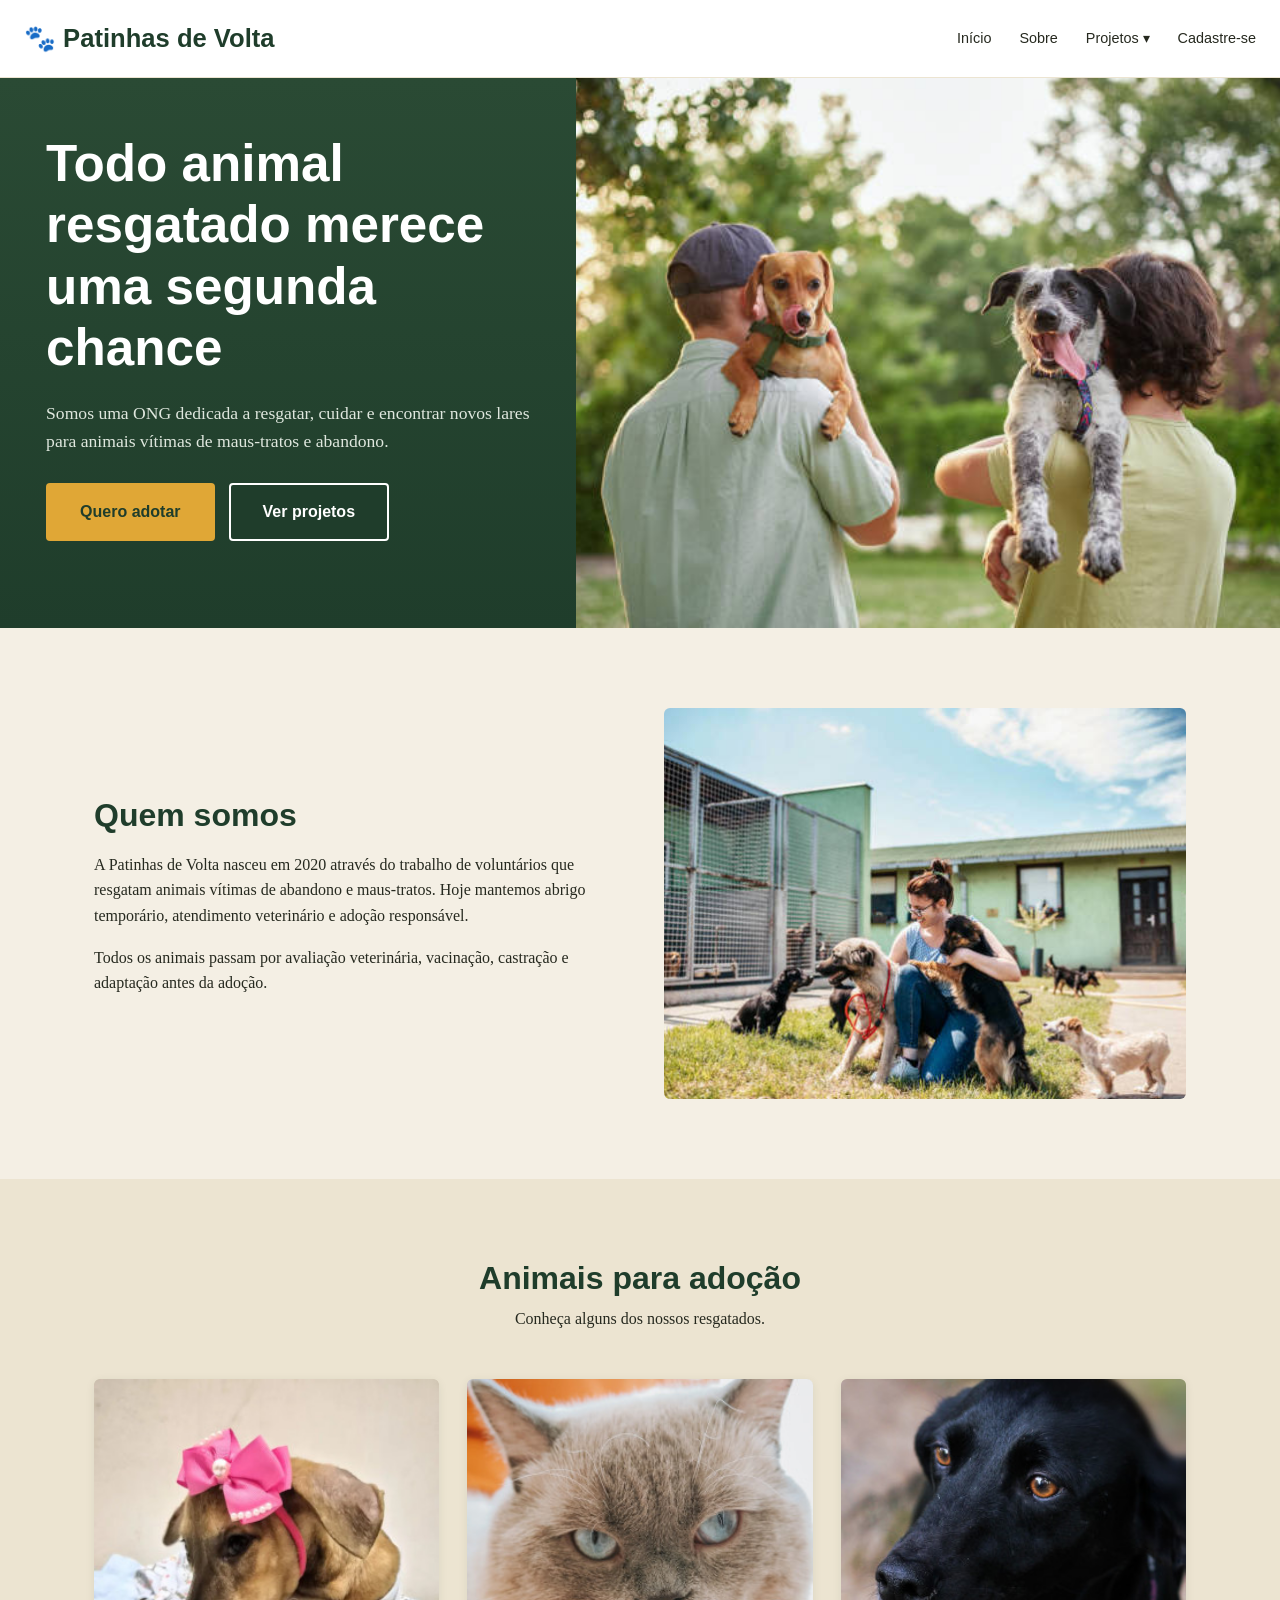
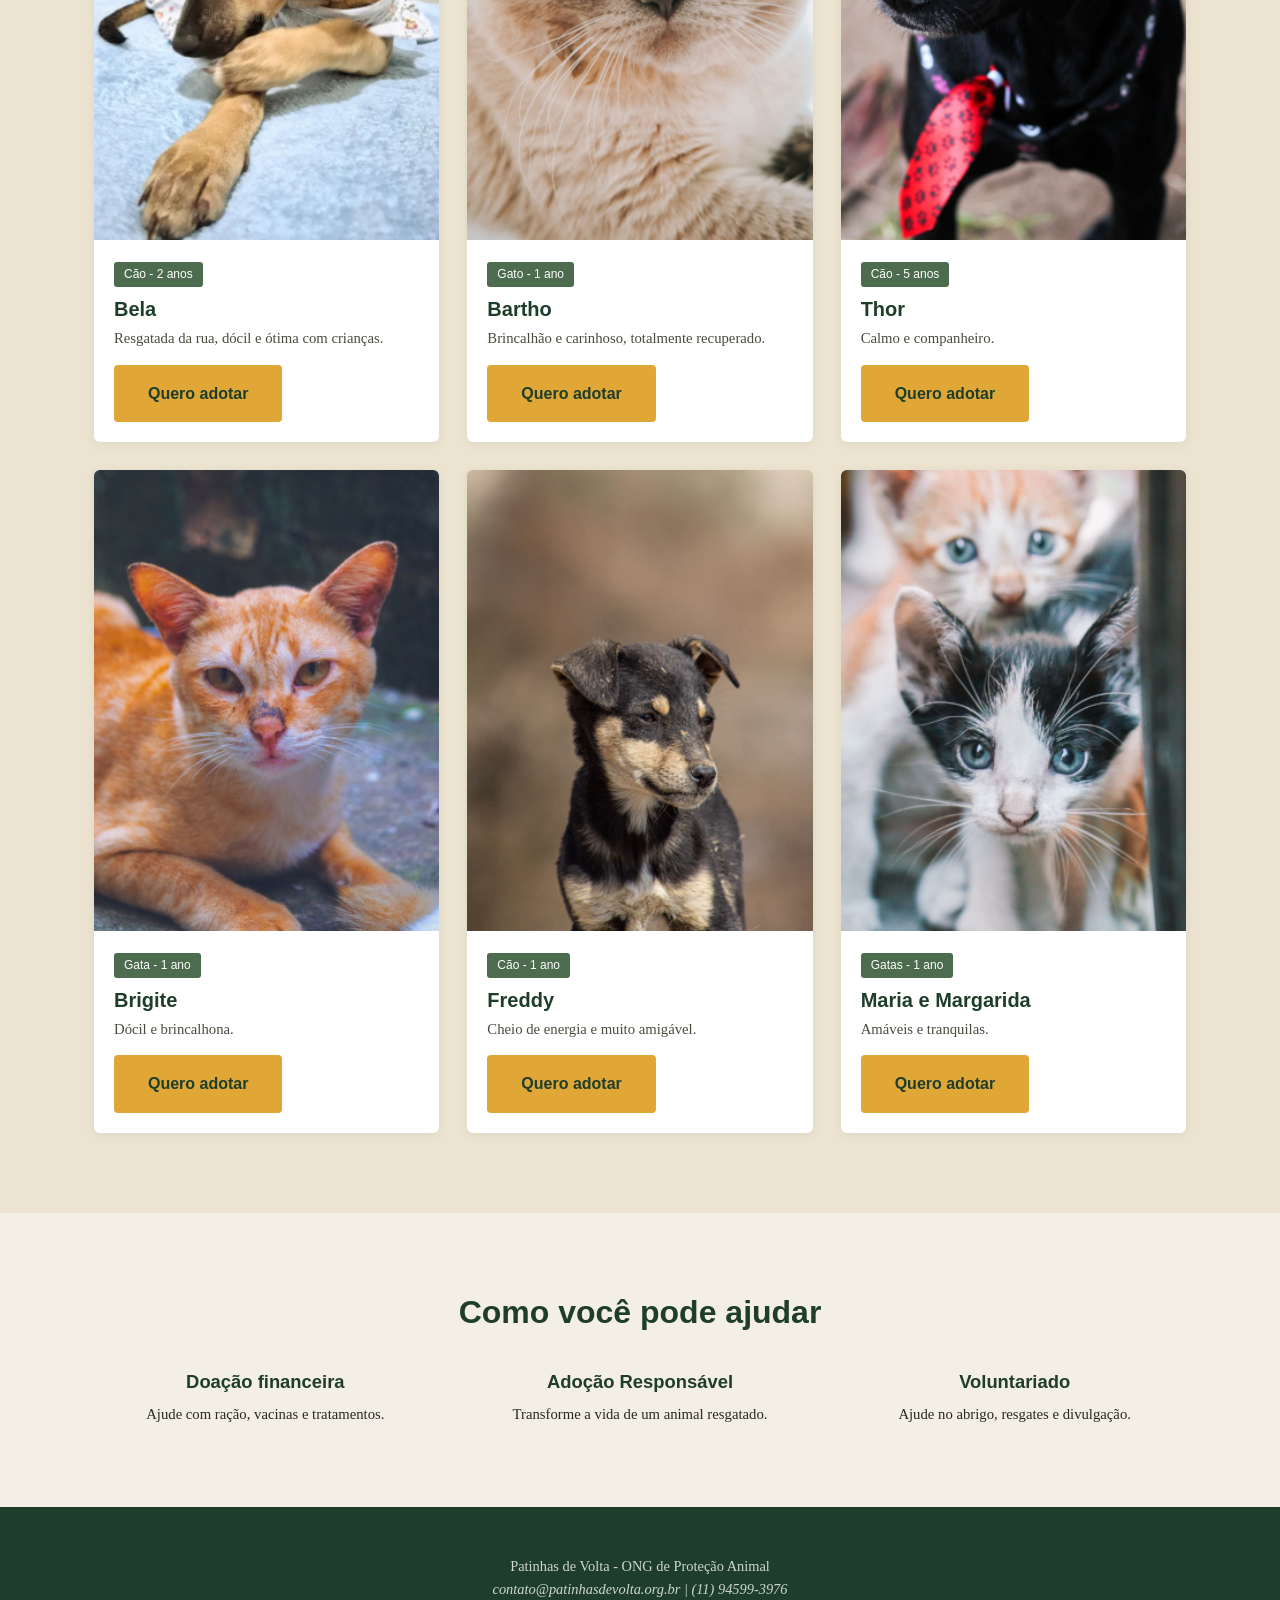
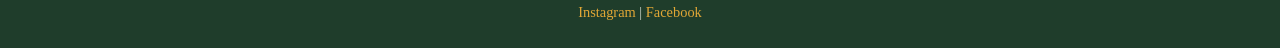
<file: index.html>
<!DOCTYPE html>
<html lang="pt-BR">
<head>
  <meta charset="UTF-8">
  <meta http-equiv="refresh" content="0; url=./html/index.html">
  <title>Patinhas de Volta</title>
</head>
<body>
  <p>Redirecionando para o site...</p>
</body>
</html>
</file>
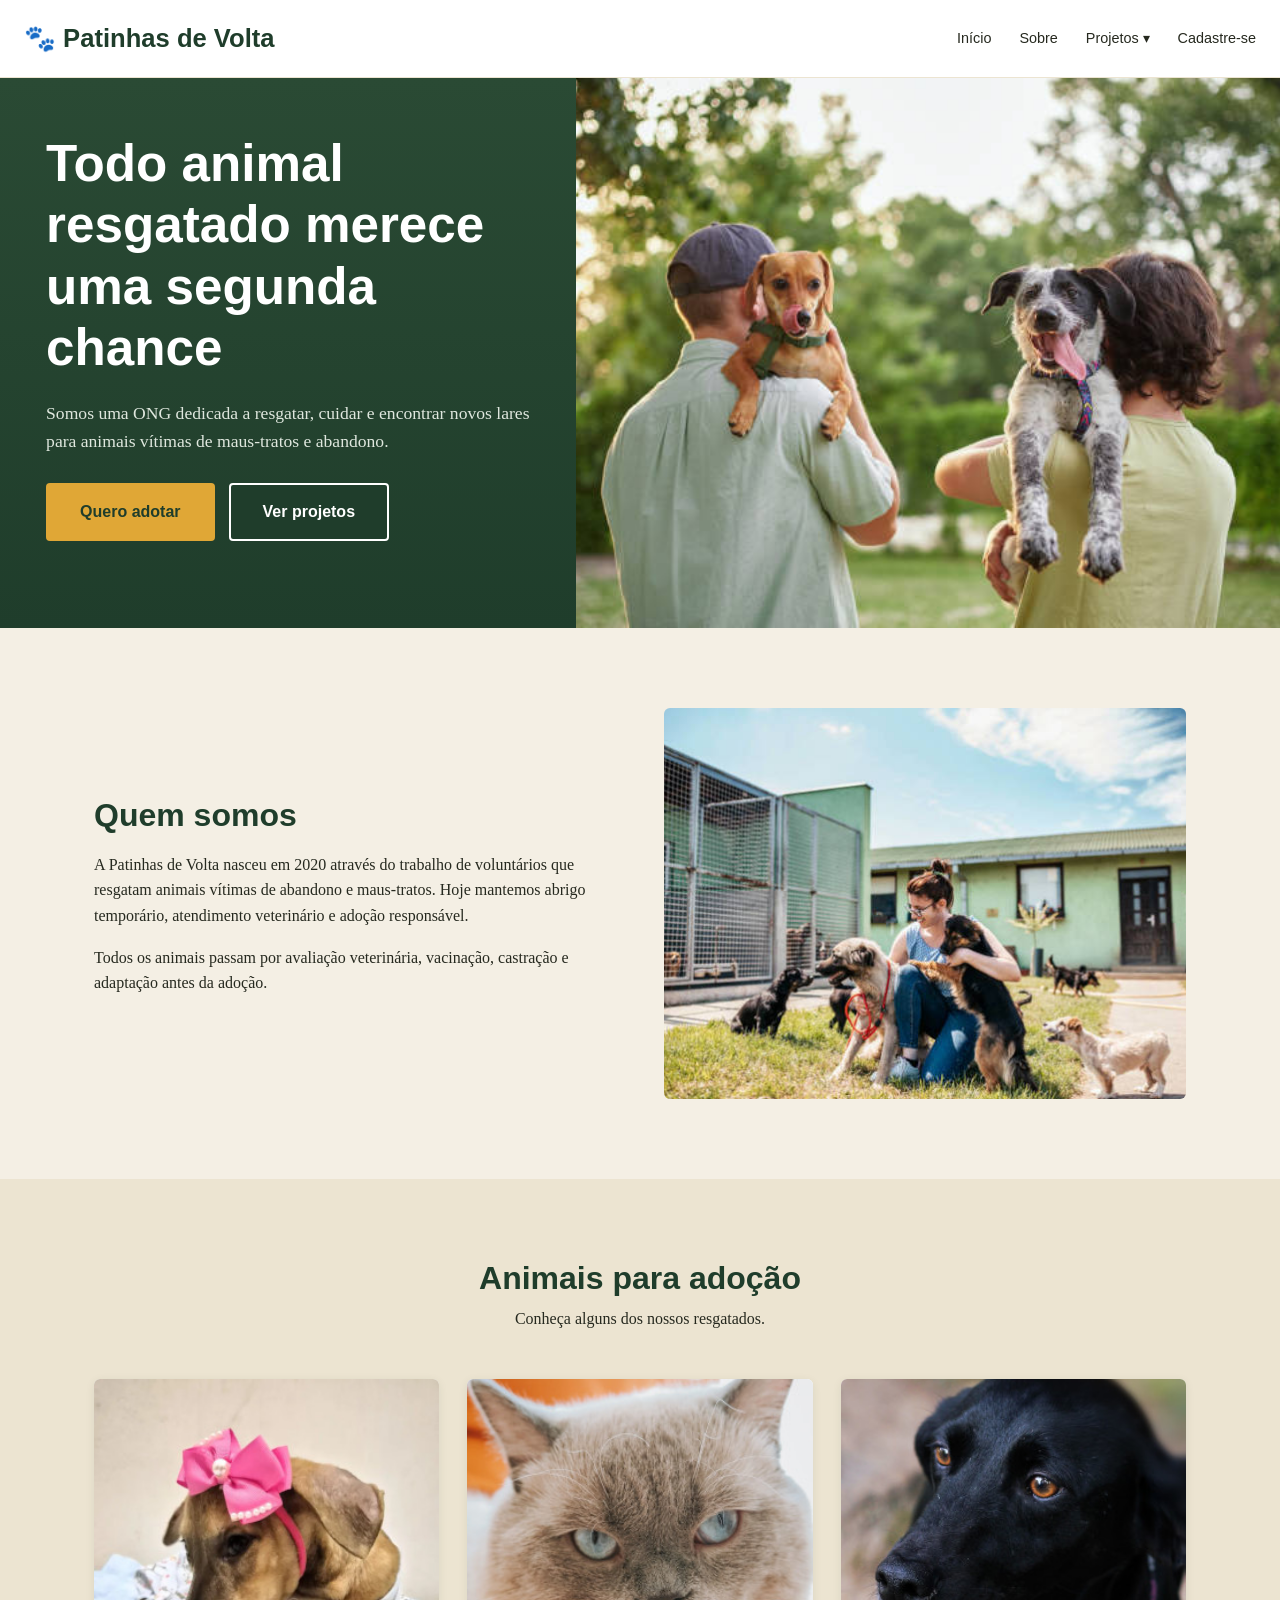
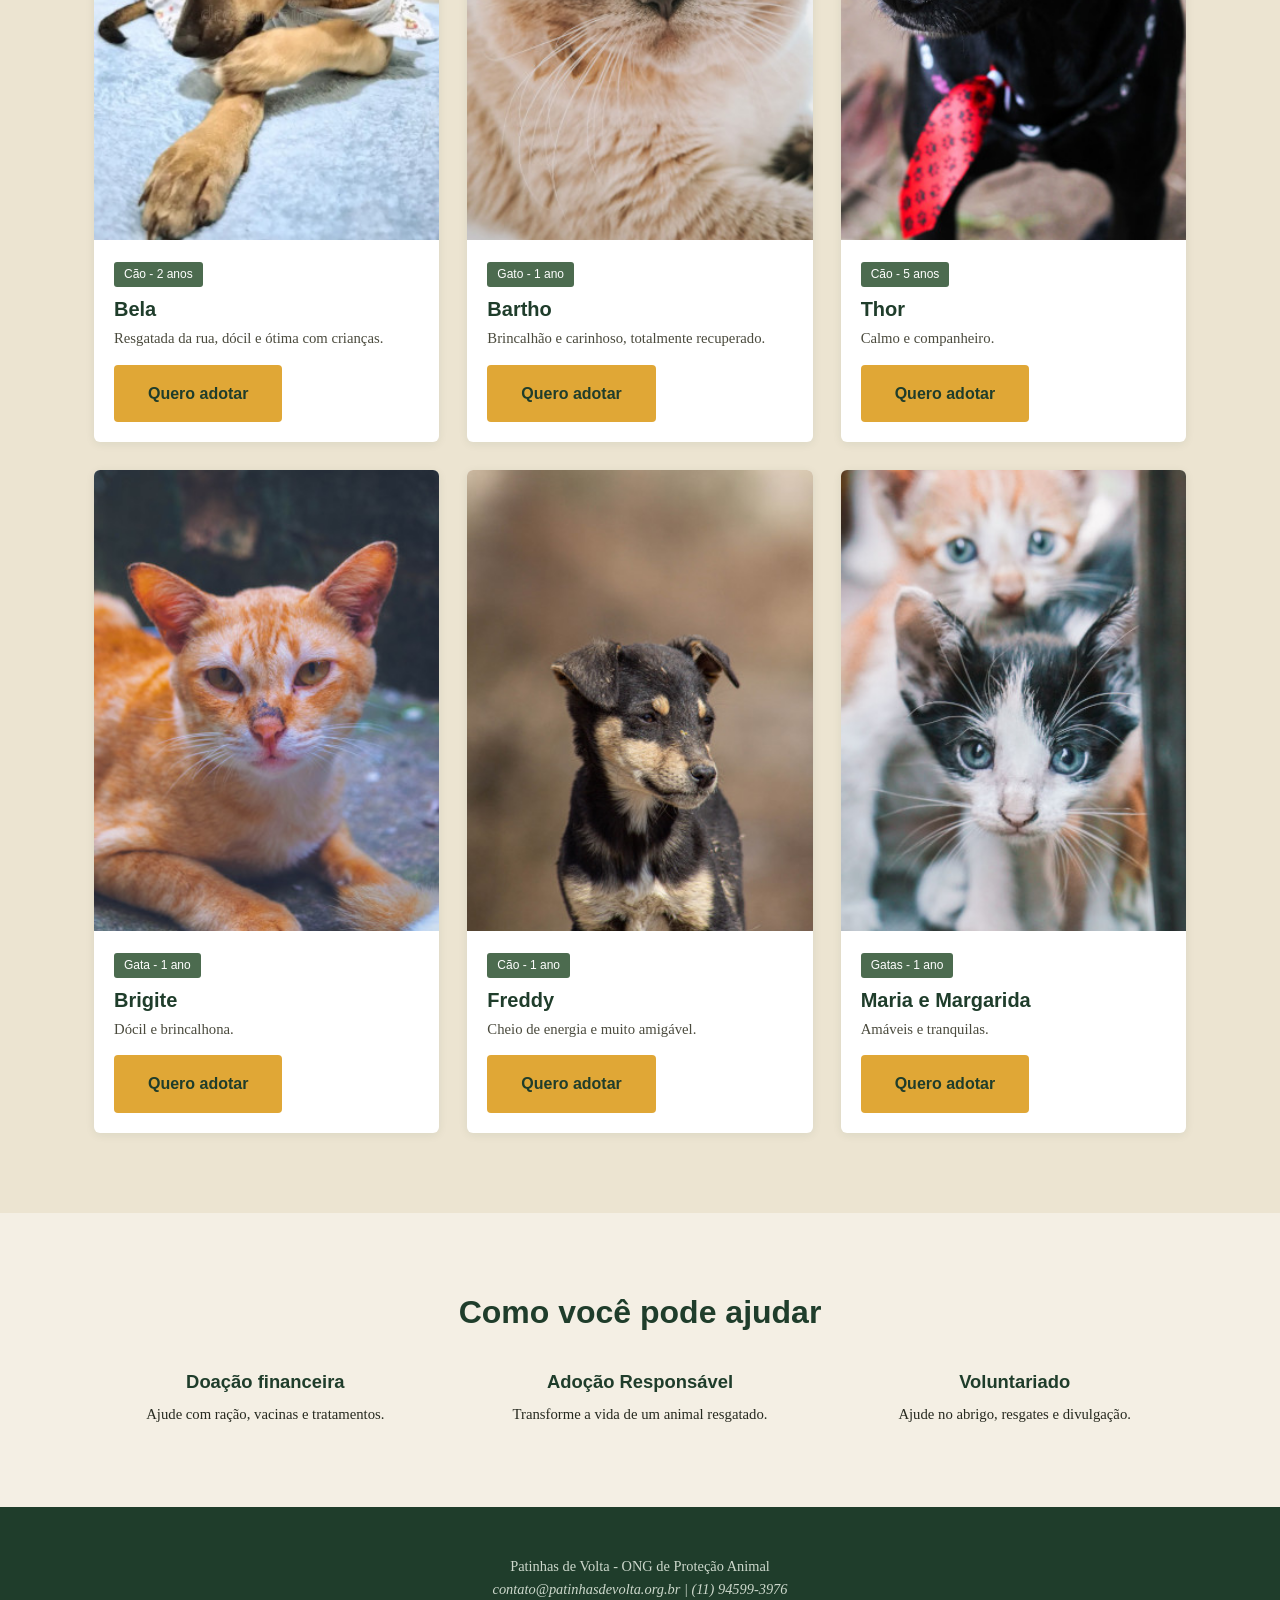
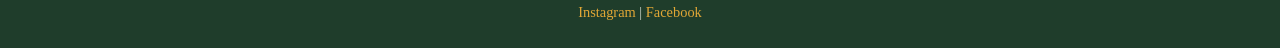
<file: html/index.html>
<!DOCTYPE html>
<html lang="pt-br">
<head>
<meta charset="UTF-8">
<meta name="viewport" content="width=device-width, initial-scale=1.0">
<title>Patinhas de Volta - ONG de Proteção Animal</title>
<link rel="stylesheet" href="../css/style.css">
</head>

<body>

<header>
<div class="header-inner">
  <p class="logo">🐾 Patinhas de Volta</p>
  
  <input type="checkbox" id="menu-toggle" class="menu-toggle">
  <label for="menu-toggle" class="menu-icon" aria-label="Abrir Menu">☰</label>

  <nav>
    <ul>
      <li><a href="#inicio" class="nav-link">Início</a></li>
      <li><a href="#sobre" class="nav-link">Sobre</a></li>
      
      <li class="dropdown">
        <a href="#projetos" class="nav-link">Projetos ▾</a>
        <ul class="submenu">
          <li><a href="#projetos-doacao" class="nav-link">Doações</a></li>
          <li><a href="#projetos-voluntariado" class="nav-link">Voluntariado</a></li>
        </ul>
      </li>

      <li><a href="#cadastro" class="nav-link">Cadastre-se</a></li>
    </ul>
  </nav>
</div>
</header>

<main id="app-content">
  <!-- Conteúdo carregado via JS -->
</main>

<div id="toast" class="toast" style="display: none;">
  <span id="toast-message"></span>
</div>

<footer id="contato">
<div class="container">
  <p>Patinhas de Volta - ONG de Proteção Animal</p>
  <address>contato@patinhasdevolta.org.br | (11) 94599-3976</address>
  <p><a href="#">Instagram</a> | <a href="#">Facebook</a></p>
</div>
</footer>

<script src="../js/app.js"></script>

</body>
</html>
</file>
<file: css/style.css>
/* =========================================================
   DESIGN SYSTEM / TOKENS DE DESIGN
========================================================= */
:root {
  /* 1. PALETA DE CORES (8 cores distintas) */
  --verde-mata: #1f3d2b;       /* Primária Dark */
  --verde-musgo: #4c6b4f;      /* Primária Light / Tags */
  --amarelo-sol: #e0a736;      /* Secundária / Accent / CTA */
  --areia: #f4efe4;            /* Neutra / Fundo Principal */
  --areia-escura: #ece4d1;     /* Neutra / Seções Alternadas */
  --texto: #26291f;            /* Neutra / Texto Principal */
  --branco: #ffffff;           /* Neutra / Cartões e Header */
  --borda-suave: #cfc6ac;      /* Neutra / Bordas de Input e Divisores */

  /* Cores de Feedback / Interatividade */
  --sucesso: #2e7d32;          /* Verde de Validação / Sucesso */
  --erro: #b23a3a;             /* Vermelho de Alerta / Erro */
  --info: #0288d1;             /* Azul Informativo */

  /* 2. ESCALA TIPOGRÁFICA (5+ patamares hierárquicos) */
  --fonte-titulo: 'Trebuchet MS', 'Segoe UI', sans-serif;
  --fonte-corpo: 'Georgia', 'Times New Roman', serif;

  --f-xs: 0.75rem;    /* 12px - Tags e Dicas pequenas */
  --f-sm: 0.90rem;    /* 14.4px - Rótulos de Formulário e Menu */
  --f-base: 1.00rem;  /* 16px - Corpo de Texto Principal */
  --f-lg: 1.25rem;    /* 20px - Títulos de Cartões (H3) */
  --f-xl: 2.00rem;    /* 32px - Títulos de Seções (H2) */
  --f-2xl: 2.80rem;   /* ~45px - Título Principal da Hero (H1) */

  /* 3. ESPAÇAMENTOS MODULARES (Escala estrita base 8px) */
  --space-1: 8px;
  --space-2: 16px;
  --space-3: 24px;
  --space-4: 32px;
  --space-5: 48px;
  --space-6: 64px;
  --space-7: 80px;
}

/* =========================================================
   RESETS E BASE
========================================================= */
* {
  margin: 0;
  padding: 0;
  box-sizing: border-box;
}

body {
  font-family: var(--fonte-corpo);
  font-size: var(--f-base);
  color: var(--texto);
  background-color: var(--areia);
  line-height: 1.6;
}

h1, h2, h3 {
  font-family: var(--fonte-titulo);
  color: var(--verde-mata);
  line-height: 1.2;
}

h1 { font-size: var(--f-2xl); }
h2 { font-size: var(--f-xl); }
h3 { font-size: var(--f-lg); }

a {
  color: inherit;
  text-decoration: none;
}

img {
  max-width: 100%;
  display: block;
}

.container {
  max-width: 1100px;
  margin: 0 auto;
  padding: 0 var(--space-3);
}

/* =========================================================
   SISTEMA DE GRID DE 12 COLUNAS MACRO
========================================================= */
.grid-12 {
  display: grid;
  grid-template-columns: repeat(12, 1fr);
  gap: var(--space-4);
}

.col-12 { grid-column: span 12; }
.col-6  { grid-column: span 6; }
.col-4  { grid-column: span 4; }
.col-3  { grid-column: span 3; }

/* =========================================================
   COMPONENTES DE FEEDBACK VISUAL (BADGES, ALERTAS E TOASTS)
========================================================= */
.badge {
  display: inline-block;
  padding: 4px 10px;
  border-radius: 12px;
  font-size: var(--f-xs);
  font-family: var(--fonte-titulo);
  font-weight: bold;
  color: var(--branco);
}

.badge-sucesso { background-color: var(--sucesso); }
.badge-alerta  { background-color: var(--amarelo-sol); color: var(--verde-mata); }
.badge-info    { background-color: var(--info); }

.alerta {
  padding: 14px var(--space-3);
  border-radius: 6px;
  font-size: var(--f-sm);
  font-family: var(--fonte-titulo);
  border-left: 4px solid transparent;
  margin-bottom: var(--space-2);
}

.alerta-sucesso {
  background-color: #e8f5e9;
  color: var(--sucesso);
  border-left-color: var(--sucesso);
}

.alerta-erro {
  background-color: #ffebee;
  color: var(--erro);
  border-left-color: var(--erro);
}

.toast {
  position: fixed;
  bottom: var(--space-3);
  right: var(--space-3);
  padding: 14px 20px;
  border-radius: 6px;
  font-family: var(--fonte-titulo);
  font-size: var(--f-sm);
  color: var(--branco);
  box-shadow: 0 4px 12px rgba(0, 0, 0, 0.15);
  z-index: 300;
  background-color: var(--verde-mata);
  border-left: 4px solid var(--amarelo-sol);
}

/* =========================================================
   CABEÇALHO E NAVEGAÇÃO RESPONSIVA
========================================================= */
body > header {
  background-color: var(--branco);
  border-bottom: 1px solid var(--areia-escura);
  position: sticky;
  top: 0;
  z-index: 100;
}

.header-inner {
  display: flex;
  align-items: center;
  justify-content: space-between;
  padding: 18px var(--space-3);
  position: relative;
}

.logo {
  font-family: var(--fonte-titulo);
  font-size: 1.6rem;
  font-weight: bold;
  color: var(--verde-mata);
}

.menu-toggle,
.menu-icon {
  display: none;
}

nav ul {
  display: flex;
  gap: 28px;
  list-style: none;
}

nav a {
  font-family: var(--fonte-titulo);
  font-size: var(--f-sm);
  display: block;
  padding: 8px 0;
  transition: color 0.2s ease;
}

nav a:hover,
nav a:focus {
  color: var(--verde-musgo);
  outline: none;
}

/* SUBMENU DROPDOWN */
.dropdown {
  position: relative;
}

.submenu {
  display: none;
  position: absolute;
  top: 100%;
  left: 0;
  background-color: var(--branco);
  border: 1px solid var(--areia-escura);
  box-shadow: 0 4px 12px rgba(0, 0, 0, 0.1);
  border-radius: 4px;
  min-width: 160px;
  flex-direction: column;
  gap: 0;
  z-index: 200;
}

.submenu li a {
  padding: 10px 16px;
  color: var(--texto);
}

.submenu li a:hover,
.submenu li a:focus {
  background-color: var(--areia);
  color: var(--verde-mata);
}

.dropdown:hover .submenu,
.dropdown:focus-within .submenu {
  display: flex;
}

/* =========================================================
   HERO — TEXTO À ESQUERDA + IMAGEM À DIREITA
========================================================= */
.hero {
  background: linear-gradient(180deg, #2a4a34 0%, var(--verde-mata) 100%);
  color: var(--branco);
  padding: 0;
}

.hero > .container {
  max-width: none;
  width: 100%;
  padding: 0;
  margin: 0;
}

.hero-conteudo {
  display: grid;
  grid-template-columns: 45% 55%;
  width: 100%;
  max-width: none;
  margin: 0;
  padding: 0;
  align-items: stretch;
}

.hero-texto {
  text-align: left;
  padding: 55px 45px 55px 8%;
}

.hero h1 {
  color: var(--branco);
  font-size: clamp(var(--f-xl), 5vw, 3.2rem);
  max-width: 600px;
  margin: 0 0 20px;
}

.hero p {
  max-width: 560px;
  margin: 0 0 28px;
  font-size: 1.1rem;
  color: #dfe7de;
}

.hero-imagem {
  width: 100%;
  height: 550px;
  margin: 0;
  overflow: hidden;
  border-radius: 0;
}

.hero-imagem img {
  width: 100%;
  height: 100%;
  object-fit: cover;
  display: block;
}

/* =========================================================
   BOTÕES E ESTADOS INTERATIVOS (PSEUDO-CLASSES)
========================================================= */
.btn {
  display: inline-block;
  background-color: var(--amarelo-sol);
  color: var(--verde-mata);
  font-family: var(--fonte-titulo);
  font-weight: bold;
  padding: 14px var(--space-4);
  border-radius: 4px;
  border: 2px solid transparent;
  transition: all 0.2s ease-in-out;
  width: auto;
  margin: 0;
  vertical-align: middle;
  cursor: pointer;
  text-align: center;
}

.btn:hover {
  background-color: #c89228;
  transform: translateY(-2px);
  box-shadow: 0 4px 12px rgba(0, 0, 0, 0.15);
}

.btn:focus {
  outline: none;
  border-color: var(--verde-mata);
  box-shadow: 0 0 0 3px rgba(224, 167, 54, 0.5);
}

.btn:active {
  transform: translateY(0);
  box-shadow: 0 2px 4px rgba(0, 0, 0, 0.1);
}

.btn:disabled {
  background-color: #d1cbbd;
  color: #7a7a63;
  cursor: not-allowed;
  transform: none;
  box-shadow: none;
  border-color: transparent;
}

.btn-secundario {
  background-color: var(--verde-mata);
  color: var(--branco);
  border: 2px solid var(--branco);
  margin-left: 10px;
}

.btn-secundario:hover {
  background-color: var(--verde-musgo);
  color: var(--branco);
}

.btn-secundario:focus {
  box-shadow: 0 0 0 3px rgba(255, 255, 255, 0.5);
}

/* =========================================================
   SEÇÃO "SOBRE"
========================================================= */
.sobre {
  padding: var(--space-7) 0;
}

.sobre-grid {
  display: grid;
  grid-template-columns: 1fr 1fr;
  gap: var(--space-5);
  align-items: center;
}

.sobre h2 {
  font-size: var(--f-xl);
  margin-bottom: 18px;
}

.sobre p {
  margin-bottom: var(--space-2);
}

.sobre-imagem {
  background-color: #d8cdb0;
  border-radius: 6px;
  aspect-ratio: 4 / 3;
  overflow: hidden;
}

.sobre-imagem img {
  width: 100%;
  height: 100%;
  object-fit: cover;
}

/* =========================================================
   SEÇÃO "ANIMAIS PARA ADOÇÃO"
========================================================= */
.animais {
  padding: var(--space-7) 0;
  background-color: var(--areia-escura);
}

.animais h2 {
  font-size: var(--f-xl);
  text-align: center;
  margin-bottom: var(--space-1);
}

.animais > .container > p {
  text-align: center;
  max-width: 500px;
  margin: 0 auto var(--space-5);
}

.cards {
  display: grid;
  grid-template-columns: repeat(3, 1fr);
  gap: 28px;
}

.card {
  background-color: var(--branco);
  border-radius: 6px;
  overflow: hidden;
  box-shadow: 0 2px 10px rgba(31, 61, 43, 0.08);
  transition: transform 0.2s ease, box-shadow 0.2s ease;
}

.card:hover {
  transform: translateY(-4px);
  box-shadow: 0 6px 16px rgba(31, 61, 43, 0.15);
}

.card-imagem {
  background-color: #d8cdb0;
  aspect-ratio: 3 / 4;
  overflow: hidden;
}

.card-imagem img {
  width: 100%;
  height: 100%;
  object-fit: cover;
}

.card-corpo {
  padding: 20px;
}

.card-corpo h3 {
  font-size: var(--f-lg);
  margin-bottom: 6px;
}

.card-corpo p {
  font-size: 0.92rem;
  color: #4a4a3d;
  margin-bottom: 14px;
}

.tag {
  display: inline-block;
  background-color: var(--verde-musgo);
  color: var(--branco);
  font-size: var(--f-xs);
  font-family: var(--fonte-titulo);
  padding: 3px 10px;
  border-radius: 3px;
  margin-bottom: 10px;
}

/* =========================================================
   SEÇÃO "COMO AJUDAR"
========================================================= */
.ajudar {
  padding: var(--space-7) 0;
  text-align: center;
}

.ajudar h2 {
  font-size: var(--f-xl);
  margin-bottom: 40px;
}

.formas-ajuda {
  display: grid;
  grid-template-columns: repeat(3, 1fr);
  gap: var(--space-4);
}

.forma-ajuda h3 {
  font-size: 1.15rem;
  margin-bottom: 10px;
}

.forma-ajuda p {
  font-size: 0.92rem;
}

/* =========================================================
   RODAPÉ
========================================================= */
footer {
  background-color: var(--verde-mata);
  color: #cdd8cc;
  padding: var(--space-5) 0 var(--space-3);
  font-size: var(--f-sm);
  text-align: center;
}

footer a {
  color: var(--amarelo-sol);
  transition: color 0.2s ease;
}

footer a:hover,
footer a:focus {
  color: var(--branco);
  text-decoration: underline;
}

/* =========================================================
   PÁGINA "PROJETOS"
========================================================= */
.projetos-intro {
  padding: var(--space-6) 0 20px;
  text-align: center;
}

.projetos-intro h1 {
  font-size: clamp(1.8rem, 4vw, 2.6rem);
  margin-bottom: var(--space-2);
}

.projetos-intro p {
  max-width: 600px;
  margin: 0 auto;
}

.indice-projetos {
  display: flex;
  justify-content: center;
  gap: var(--space-2);
  margin-top: 28px;
}

.bloco-tematico {
  padding: var(--space-6) 0;
}

.bloco-tematico h2 {
  font-size: 1.8rem;
  margin-bottom: var(--space-1);
}

.bloco-alternado {
  background-color: var(--areia-escura);
  padding-bottom: 100px;
}

.lista-projetos {
  margin-top: var(--space-4);
  display: grid;
  grid-template-columns: repeat(3, 1fr);
  gap: 28px;
}

.projeto-card {
  background-color: var(--branco);
  border-radius: 6px;
  padding: 28px;
  box-shadow: 0 2px 10px rgba(31, 61, 43, 0.08);
}

.projeto-card h3 {
  font-size: var(--f-lg);
  margin-bottom: 10px;
}

.projeto-card p {
  font-size: 0.92rem;
  color: #4a4a3d;
}

/* =========================================================
   PÁGINA "CADASTRO" — FORMULÁRIO E VALIDAÇÃO VISUAL
========================================================= */
.cadastro {
  padding: var(--space-6) 0 120px;
}

.cadastro-intro {
  text-align: center;
  margin-bottom: 40px;
}

.cadastro-intro h1 {
  font-size: clamp(1.8rem, 4vw, 2.6rem);
  margin-bottom: 12px;
}

form {
  max-width: 560px;
  width: 100%;
  margin: 0 auto;
  background-color: var(--branco);
  padding: 40px;
  border-radius: 8px;
  box-shadow: 0 2px 10px rgba(31, 61, 43, 0.08);
}

.campo {
  margin-bottom: 22px;
  display: flex;
  flex-direction: column;
}

.campo label {
  font-family: var(--fonte-titulo);
  font-size: var(--f-sm);
  font-weight: bold;
  margin-bottom: 6px;
  color: var(--verde-mata);
}

.campo input {
  font-family: var(--fonte-corpo);
  font-size: var(--f-base);
  padding: 12px 14px;
  border: 2px solid var(--borda-suave);
  border-radius: 4px;
  background-color: var(--areia);
  color: var(--texto);
  transition: border-color 0.2s ease, box-shadow 0.2s ease;
}

.campo input:focus {
  outline: none;
  border-color: var(--verde-musgo);
  box-shadow: 0 0 0 3px rgba(76, 107, 79, 0.2);
}

.campo input:not(:placeholder-shown):valid {
  border-color: var(--sucesso);
  background-color: #f1f8f2;
}

.campo input:not(:placeholder-shown):invalid {
  border-color: var(--erro);
  background-color: #fdf2f2;
}

.campo small {
  font-size: var(--f-xs);
  color: #7a7a63;
  margin-top: 4px;
}

.campo-checkboxes {
  margin-bottom: 26px;
  border: none;
}

.campo-checkboxes legend {
  font-family: var(--fonte-titulo);
  font-size: var(--f-sm);
  font-weight: bold;
  margin-bottom: 10px;
  color: var(--verde-mata);
}

.opcao-checkbox {
  display: flex;
  align-items: center;
  gap: var(--space-1);
  margin-bottom: 8px;
  font-size: 0.92rem;
}

.btn-enviar {
  width: 100%;
  border: none;
  cursor: pointer;
  font-size: var(--f-base);
}

/* =========================================================
   RESPONSIVIDADE E BREAKPOINTS (5 CENÁRIOS)
========================================================= */

/* CENÁRIO 1: Desktops Panorâmicos (>= 1400px) */
@media (min-width: 1400px) {
  .container {
    max-width: 1320px;
  }
}

/* CENÁRIO 2: Desktops Padrão (1200px a 1399px) */
@media (max-width: 1399px) and (min-width: 1200px) {
  .container {
    max-width: 1140px;
  }
}

/* CENÁRIO 3: Notebooks e Tablets em Modo Paisagem (<= 992px) */
@media (max-width: 992px) {
  .cards,
  .formas-ajuda,
  .lista-projetos {
    grid-template-columns: repeat(2, 1fr);
  }
}

/* CENÁRIO 4: Tablets e Celulares Grandes (<= 768px) */
@media (max-width: 768px) {
  .menu-icon {
    display: block;
    font-size: 1.8rem;
    cursor: pointer;
    color: var(--verde-mata);
    user-select: none;
  }

  nav {
    display: none;
    position: absolute;
    top: 100%;
    left: 0;
    width: 100%;
    background-color: var(--branco);
    border-bottom: 1px solid var(--areia-escura);
    box-shadow: 0 4px 10px rgba(0,0,0,0.08);
  }

  nav ul {
    flex-direction: column;
    gap: 0;
    padding: var(--space-2) 0;
  }

  nav ul li a {
    padding: var(--space-2) var(--space-3);
    border-bottom: 1px solid var(--areia);
  }

  .submenu {
    position: static;
    box-shadow: none;
    border: none;
    background-color: var(--areia);
    padding-left: var(--space-3);
  }

  .menu-toggle:checked ~ nav {
    display: block;
  }

  .hero-conteudo,
  .sobre-grid {
    grid-template-columns: 1fr;
  }

  .hero-texto {
    text-align: center;
    padding: var(--space-5) var(--space-3);
  }

  .btn-secundario {
    margin-left: 0;
    margin-top: var(--space-1);
  }
}

/* CENÁRIO 5: Smartphones Pequenos (<= 480px) */
@media (max-width: 480px) {
  .cards,
  .formas-ajuda,
  .lista-projetos {
    grid-template-columns: 1fr;
  }

  form {
    padding: var(--space-3) var(--space-2);
  }

  .btn {
    width: 100%;
  }
}
</file>
